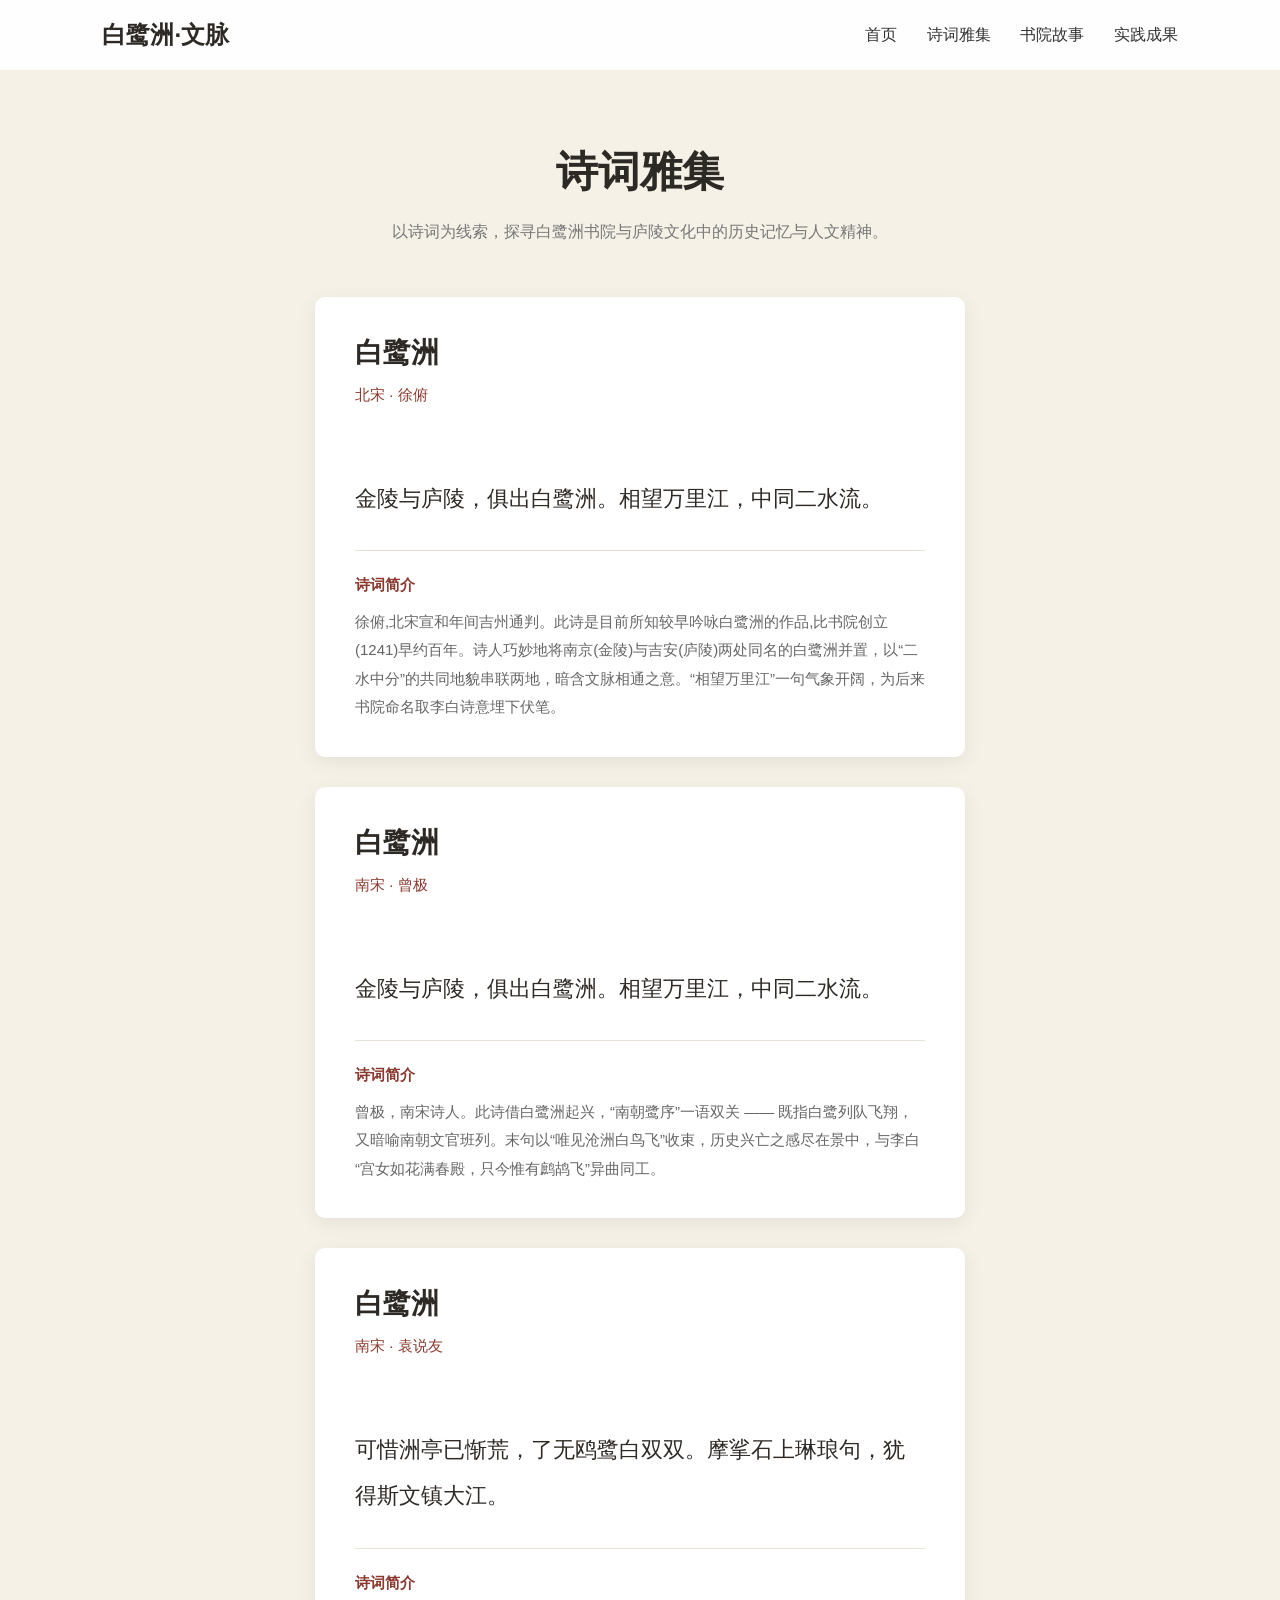
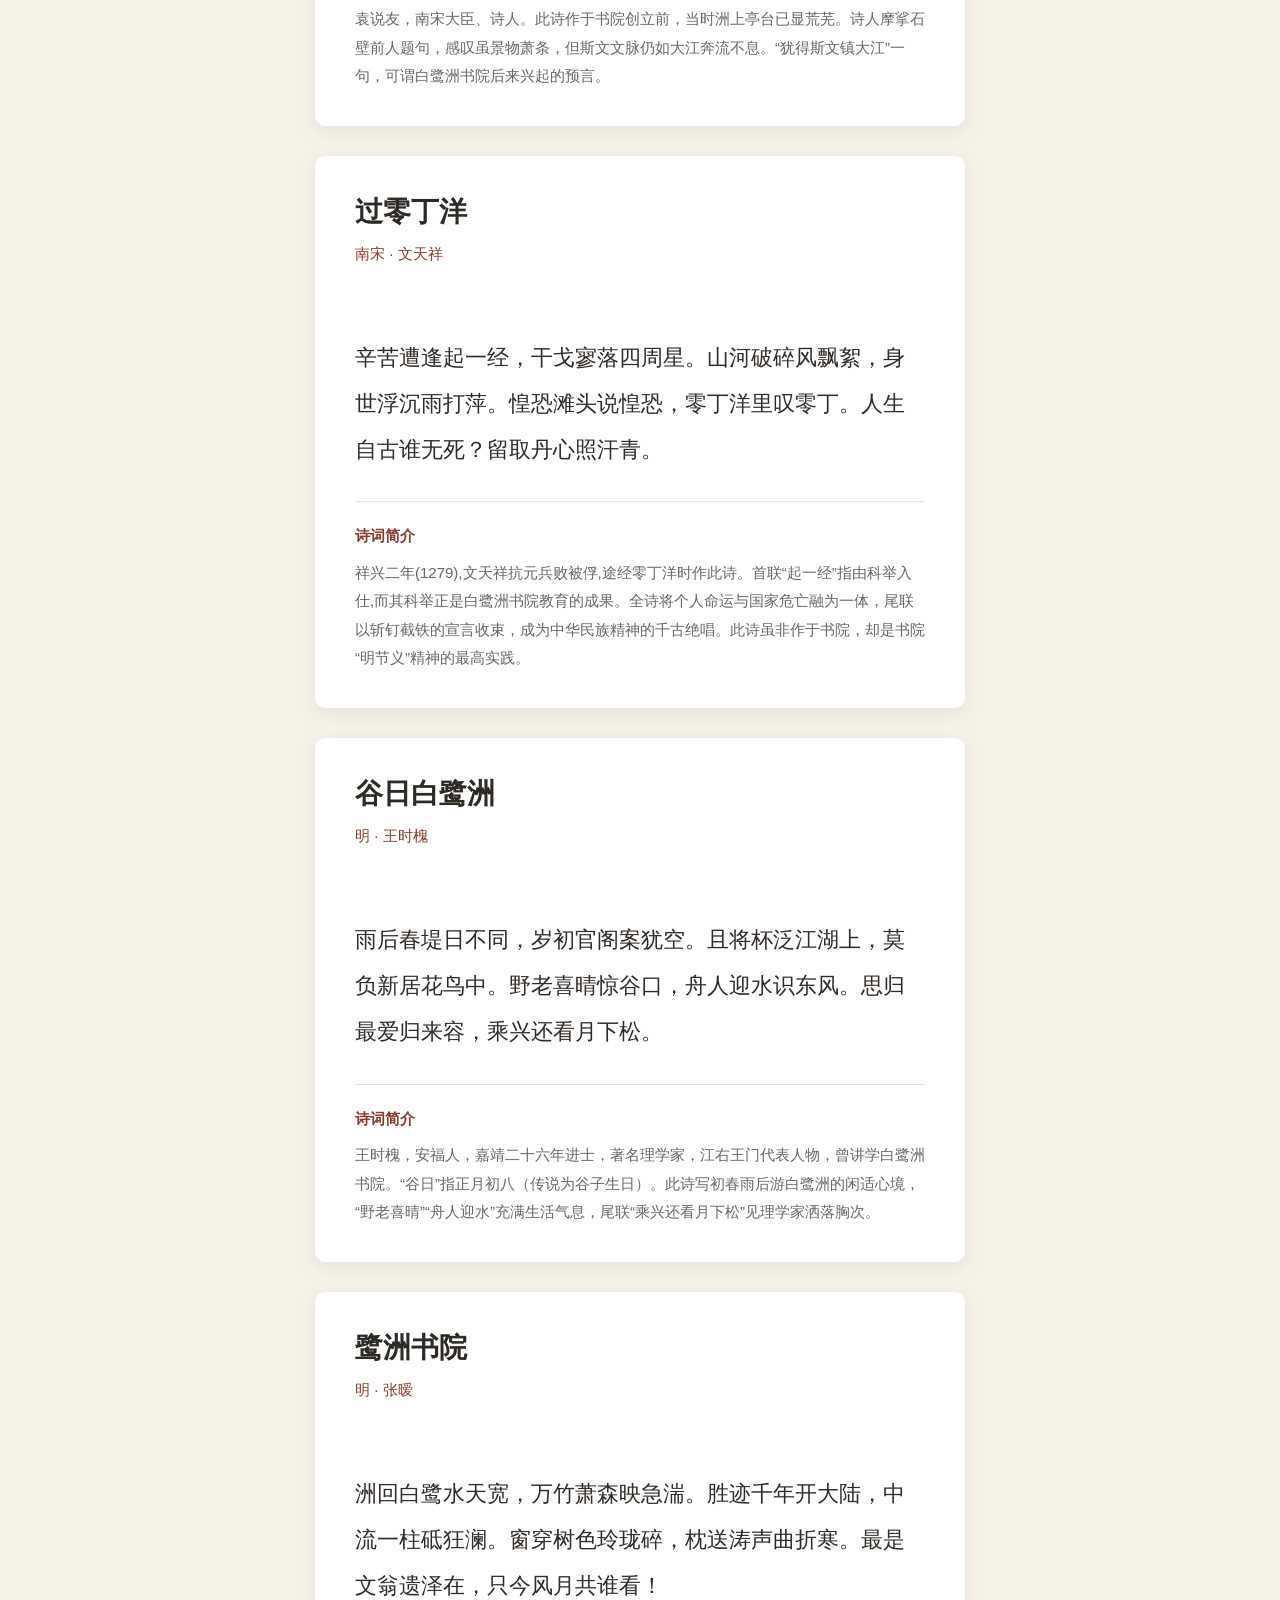
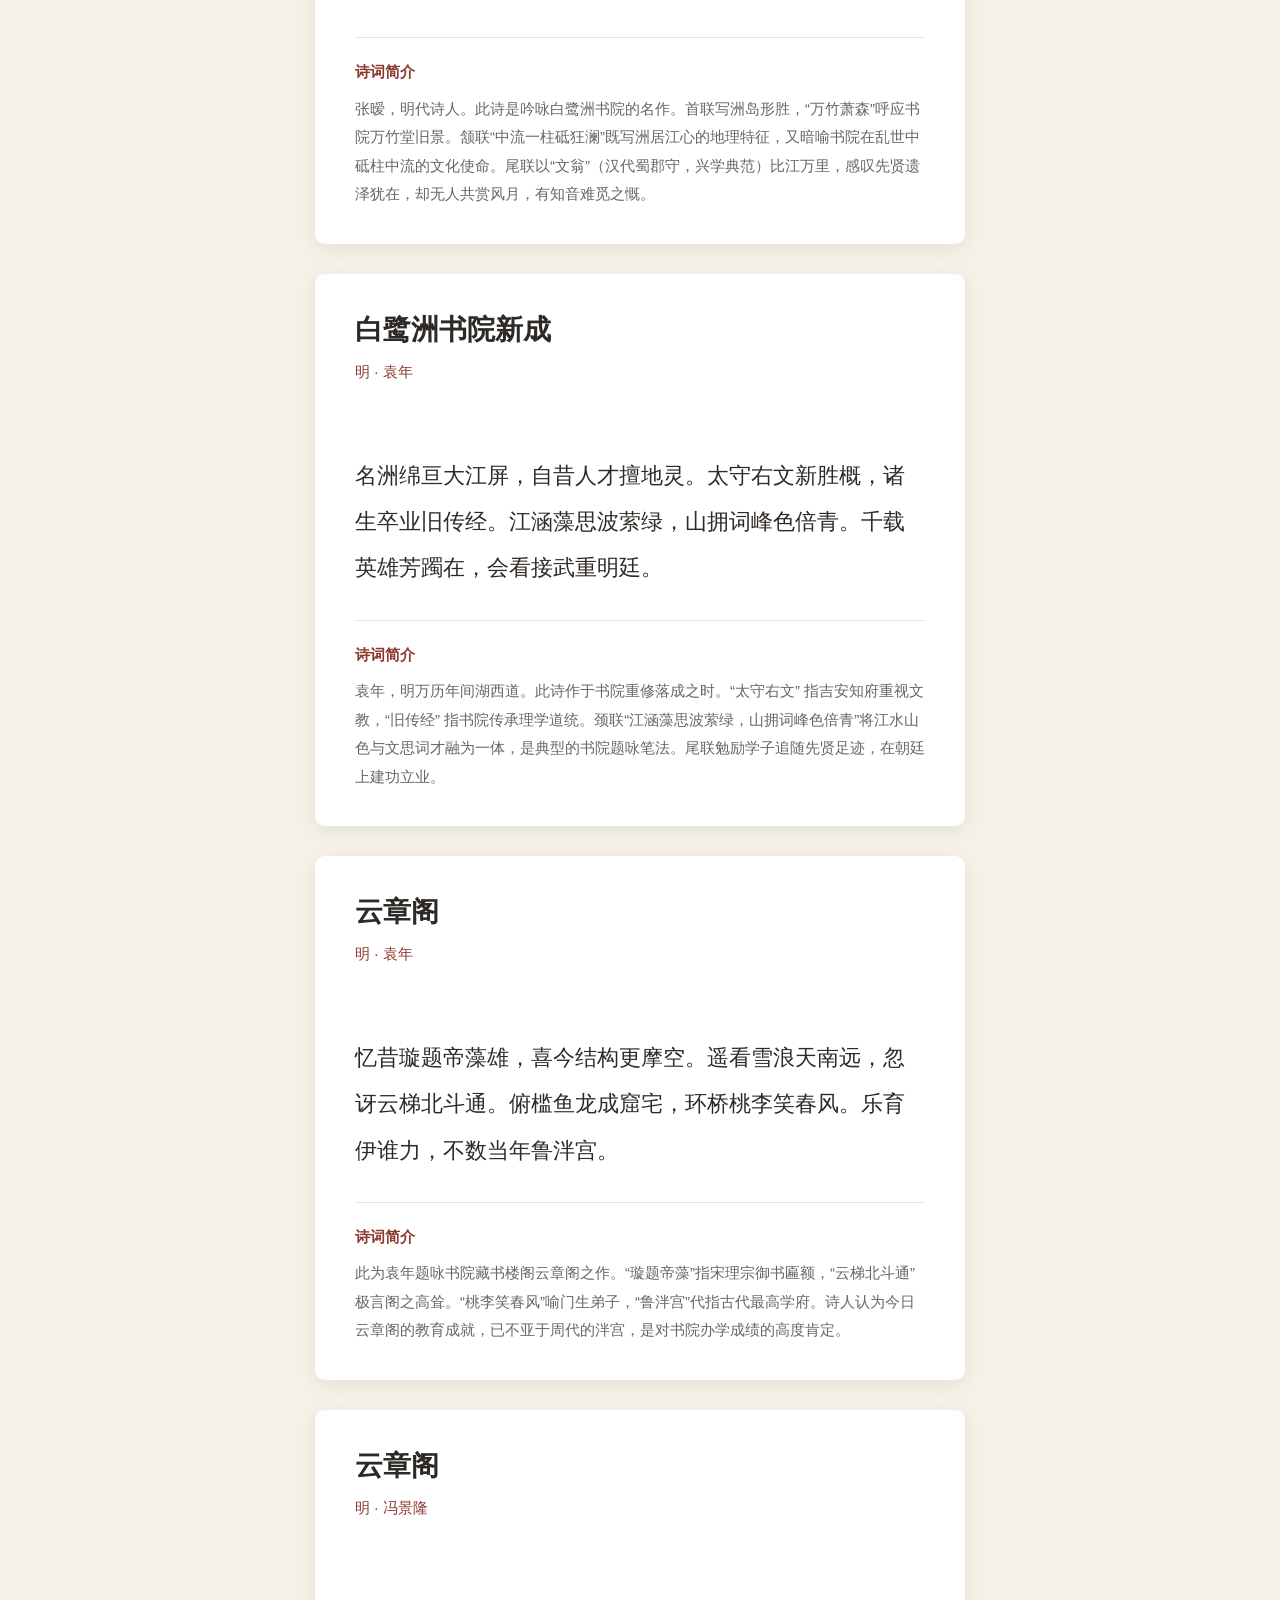
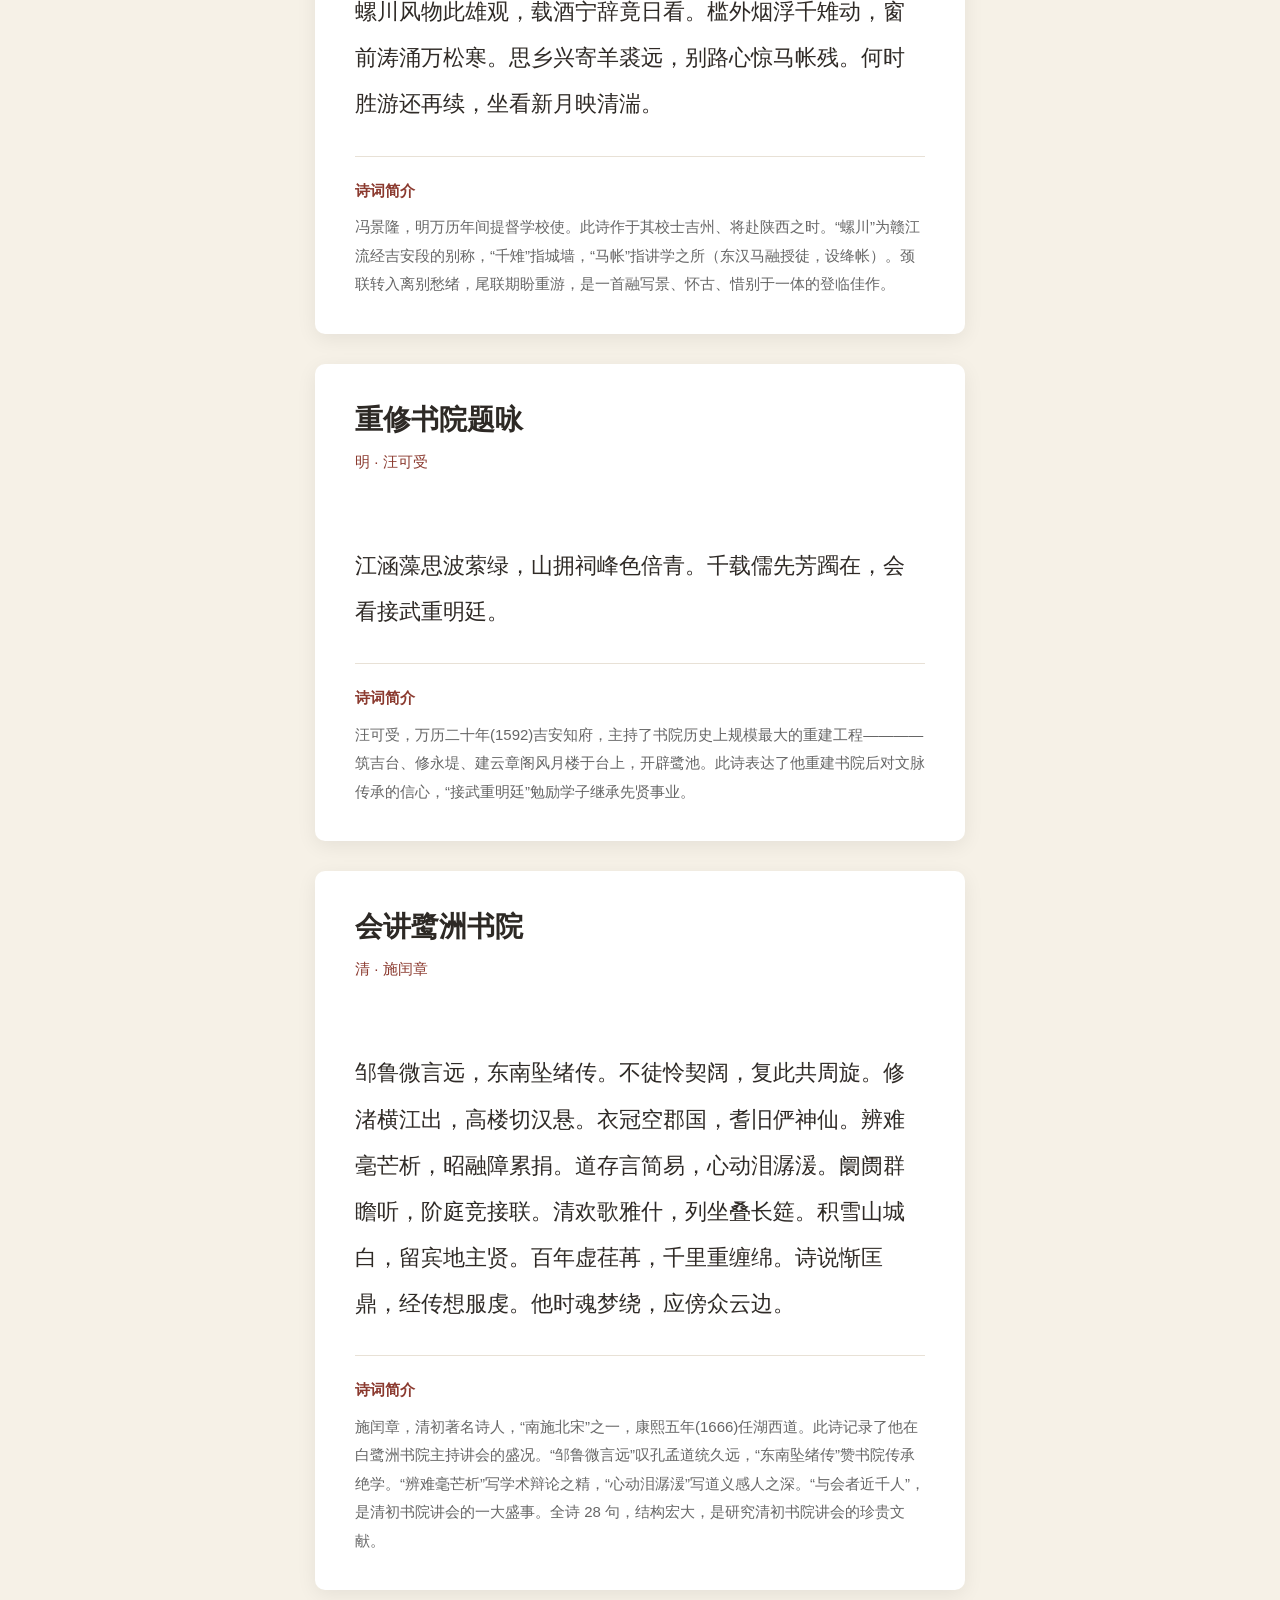
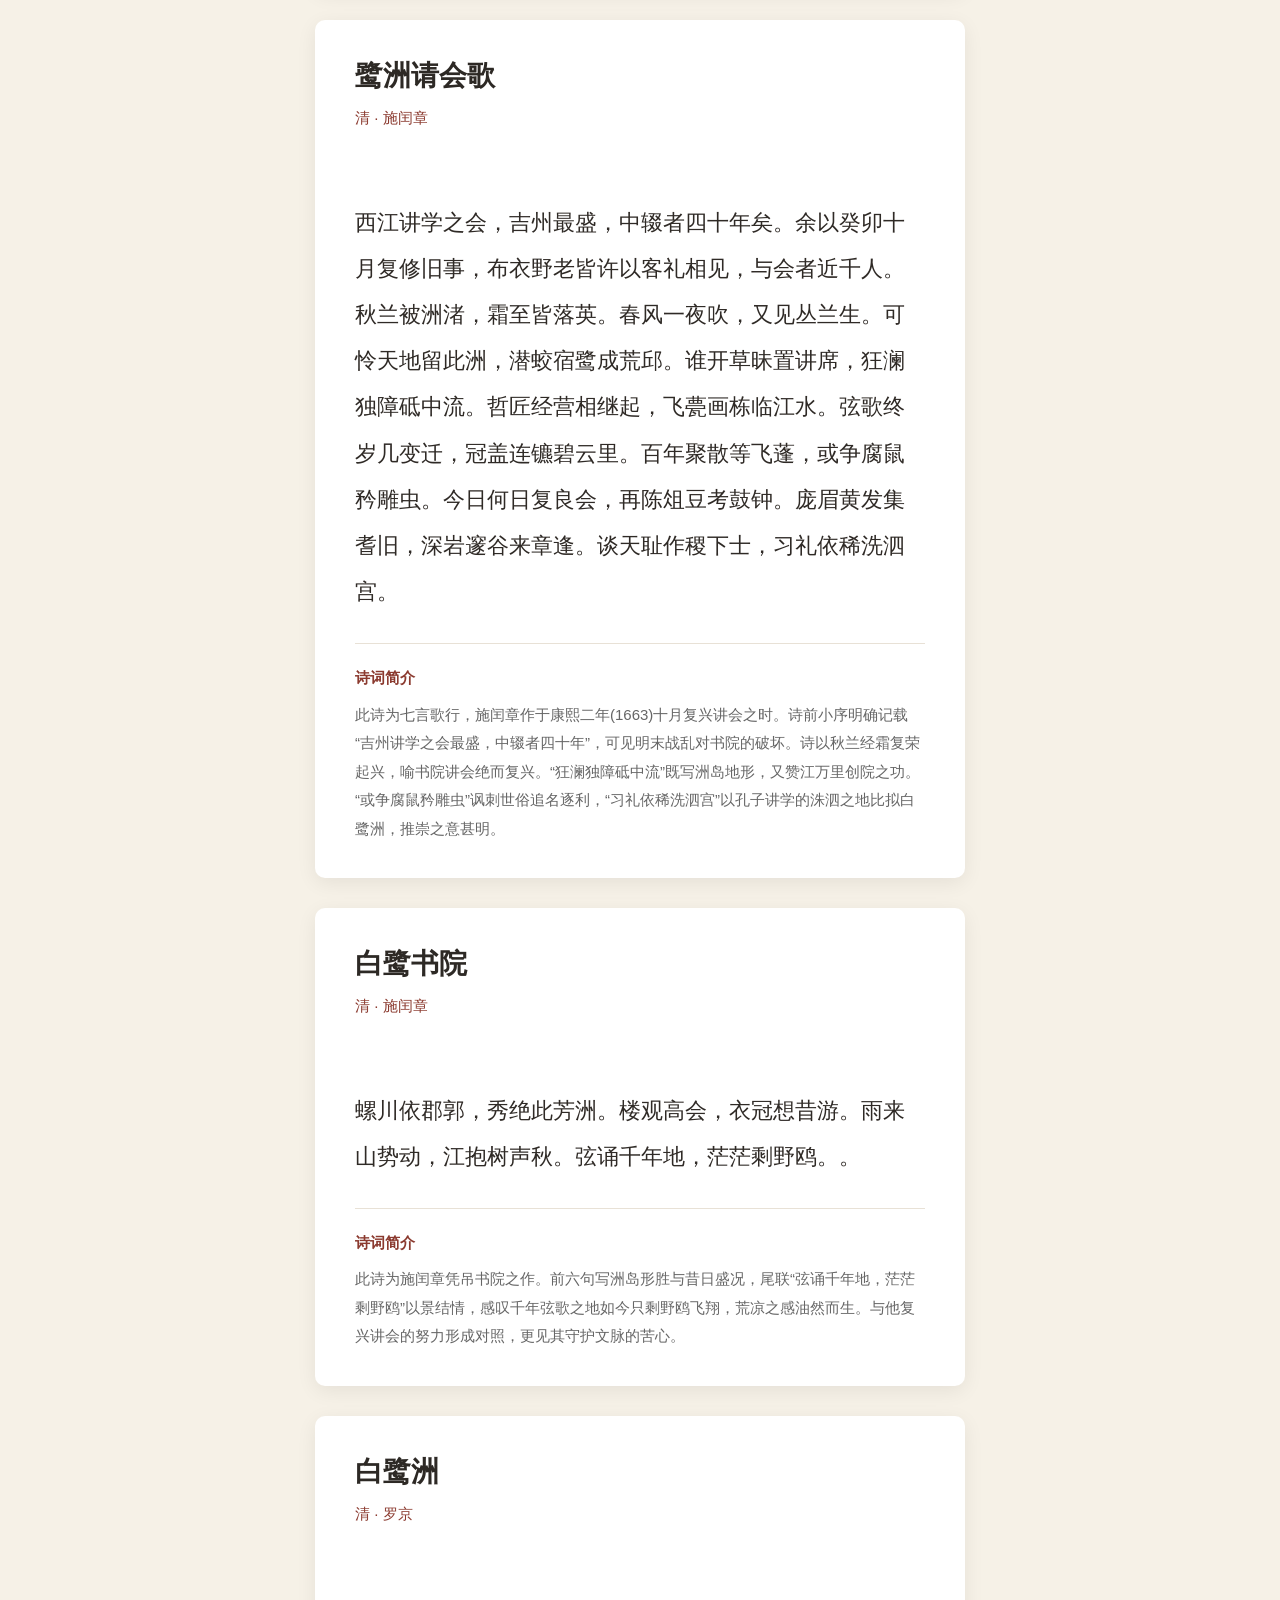
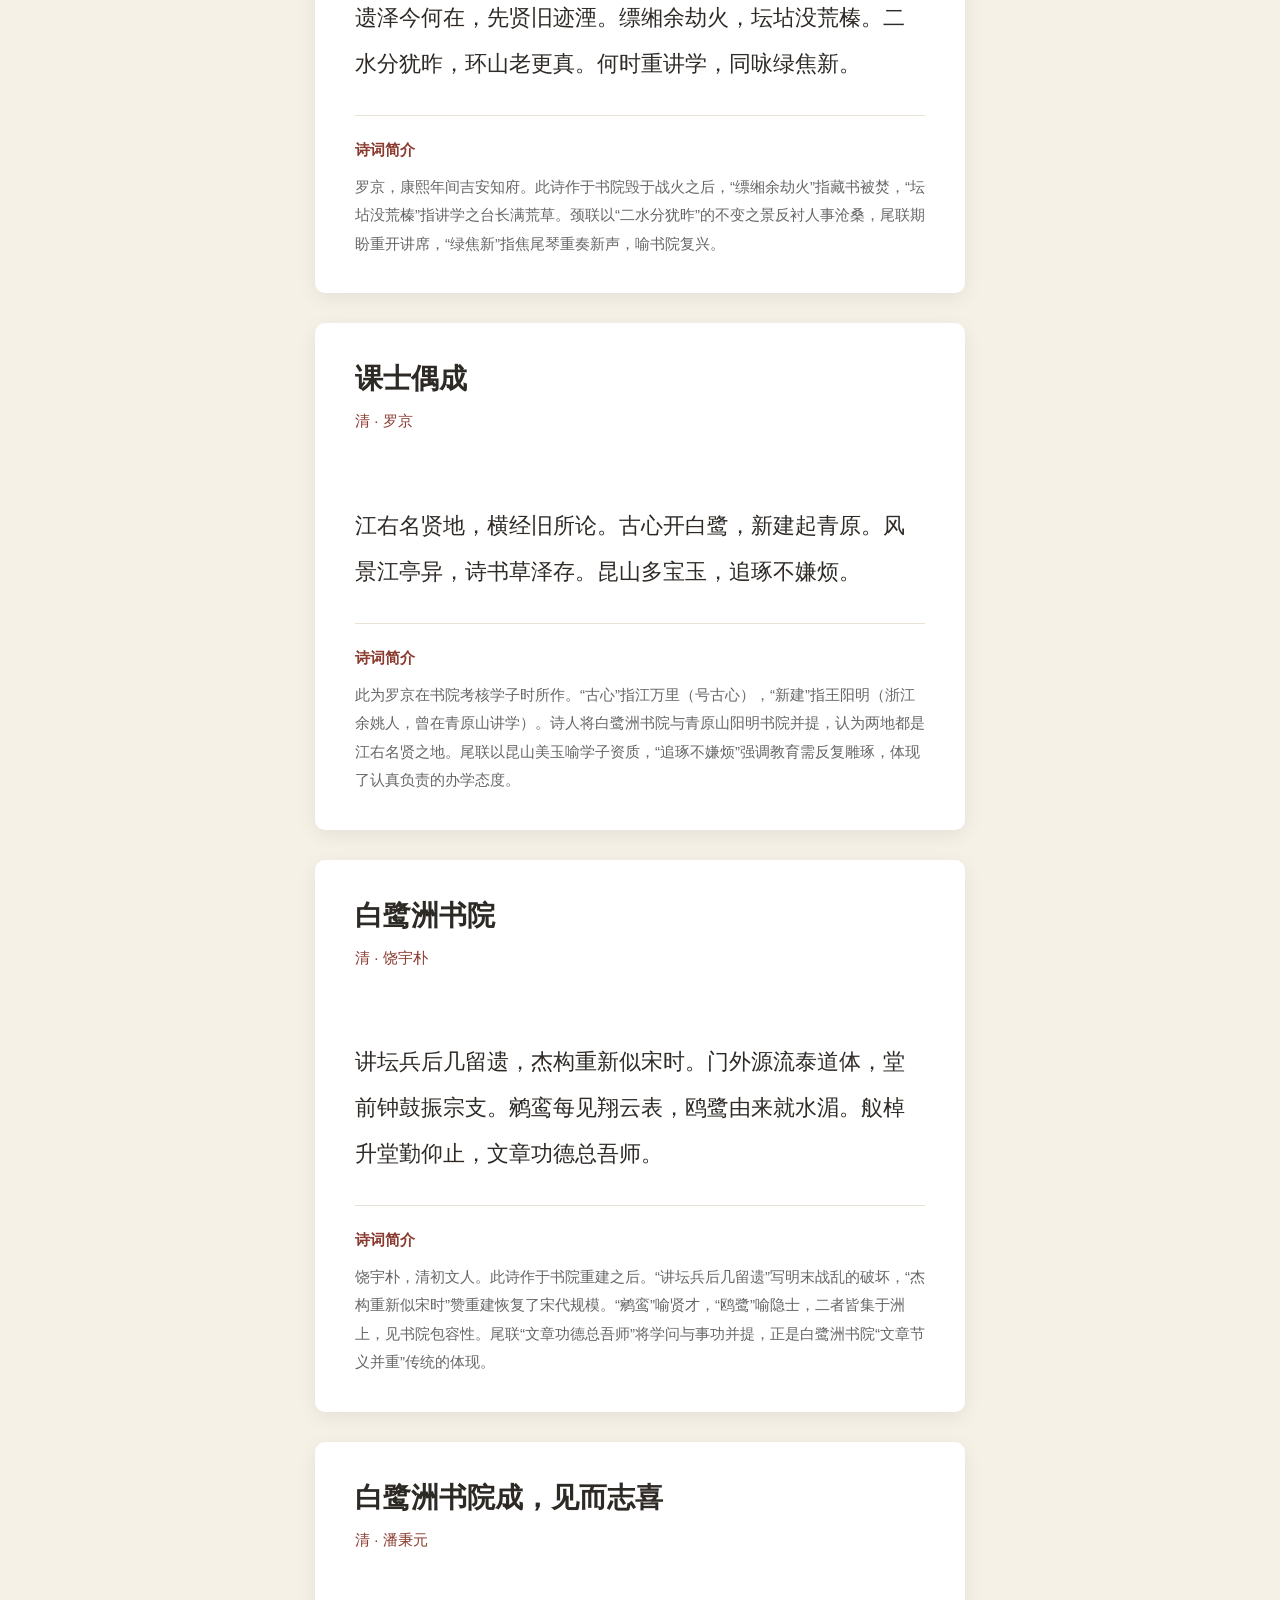
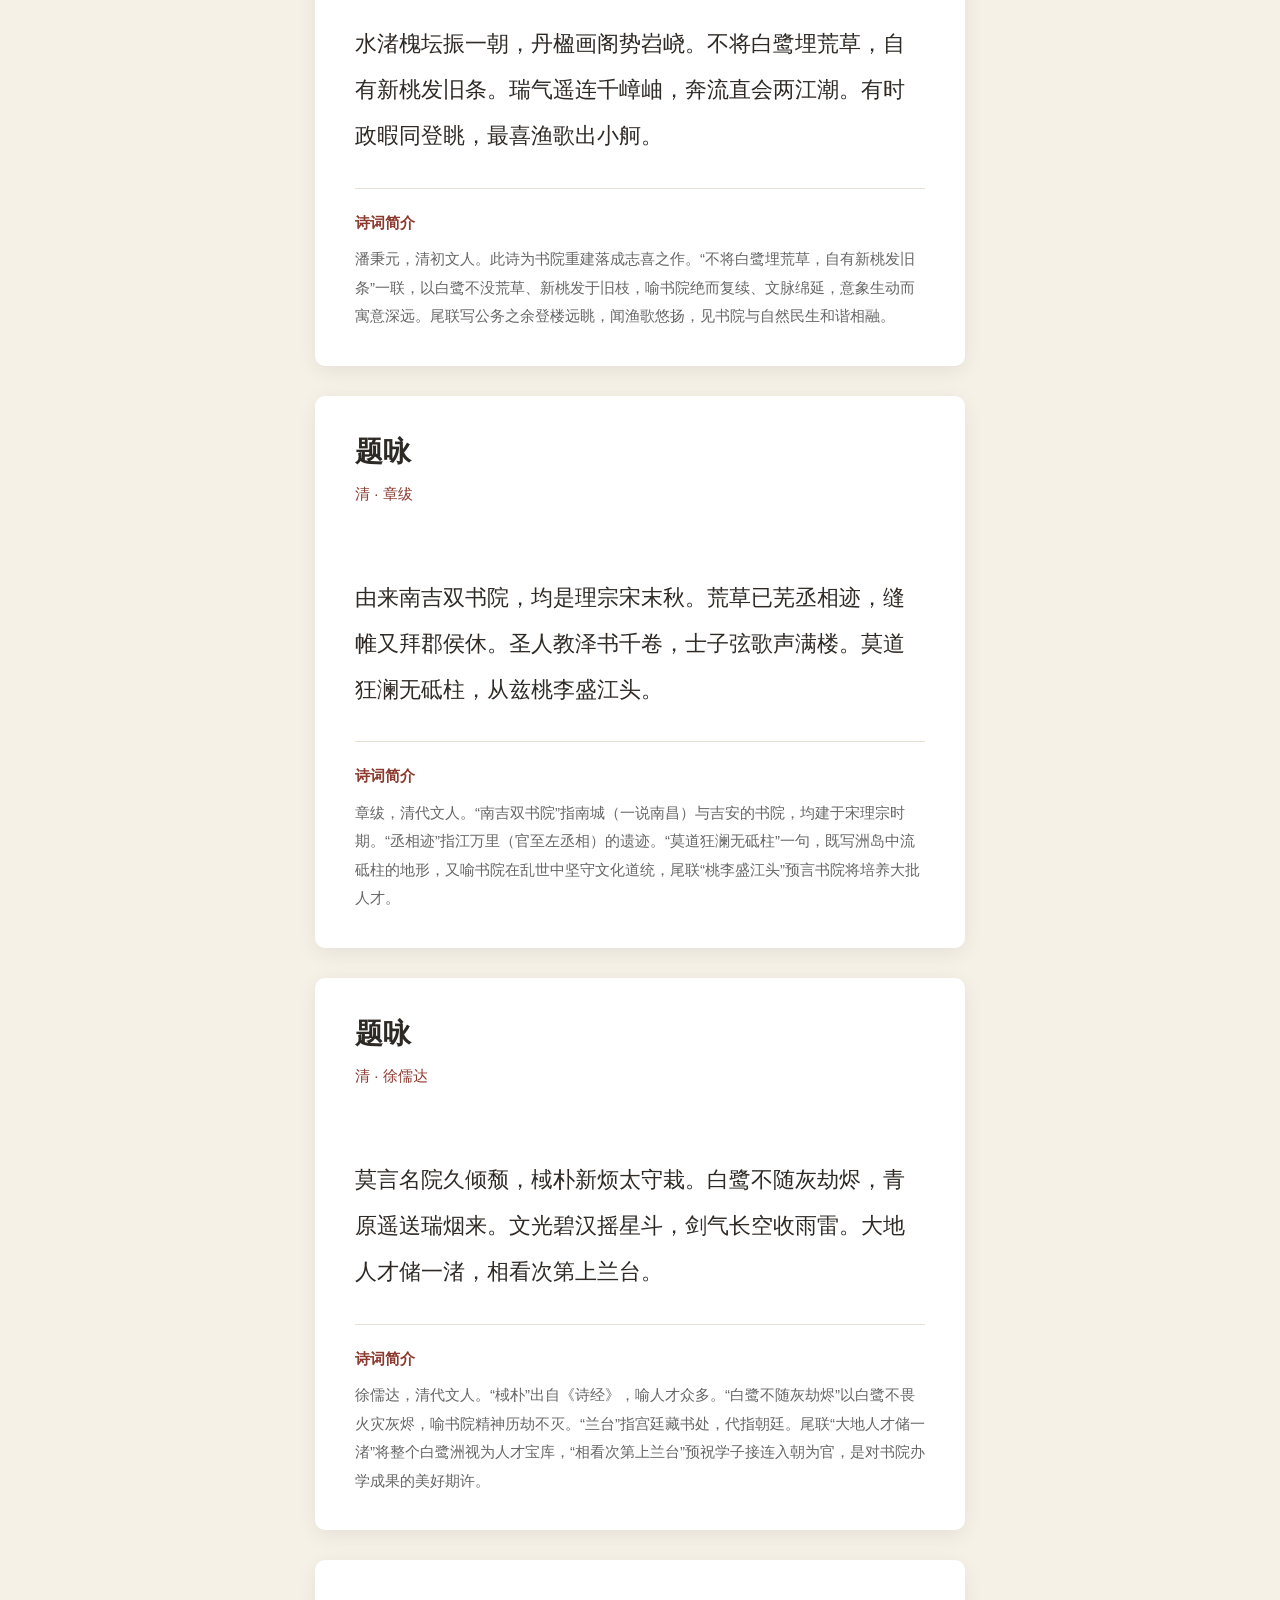
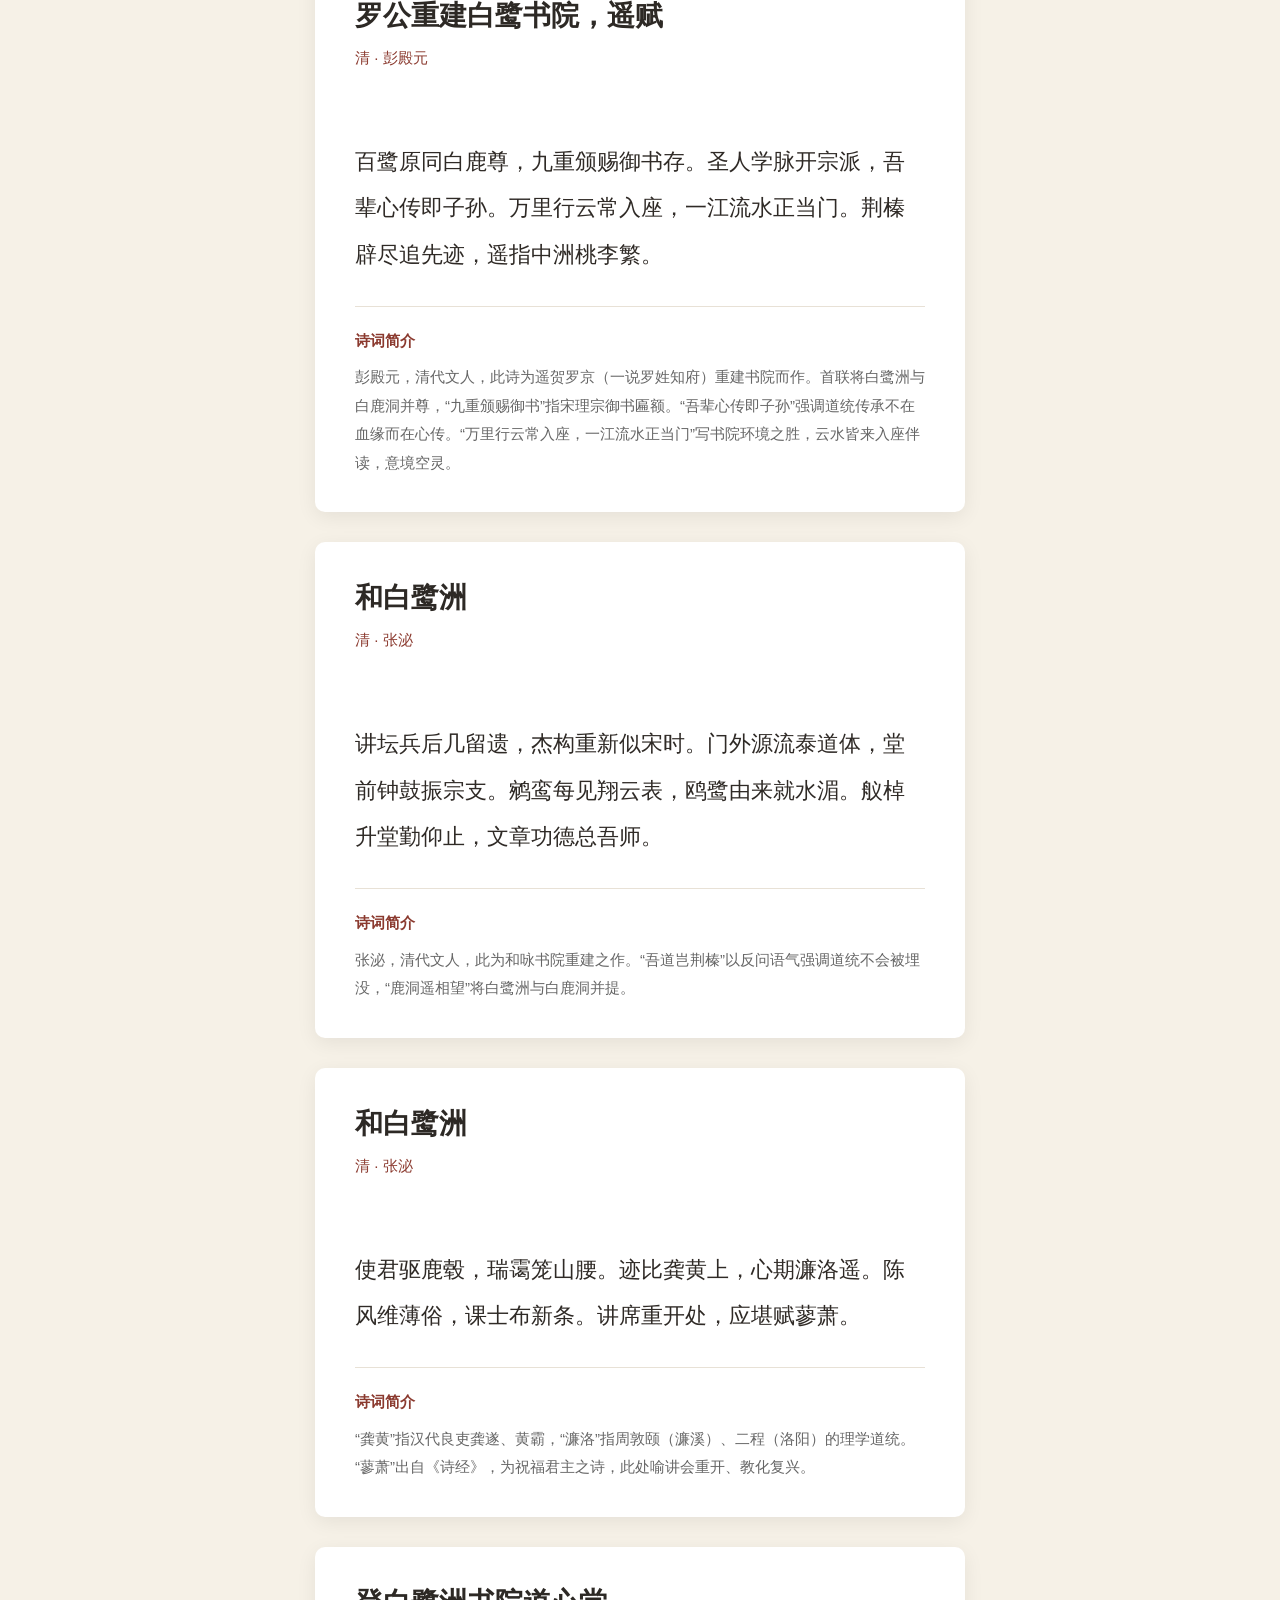
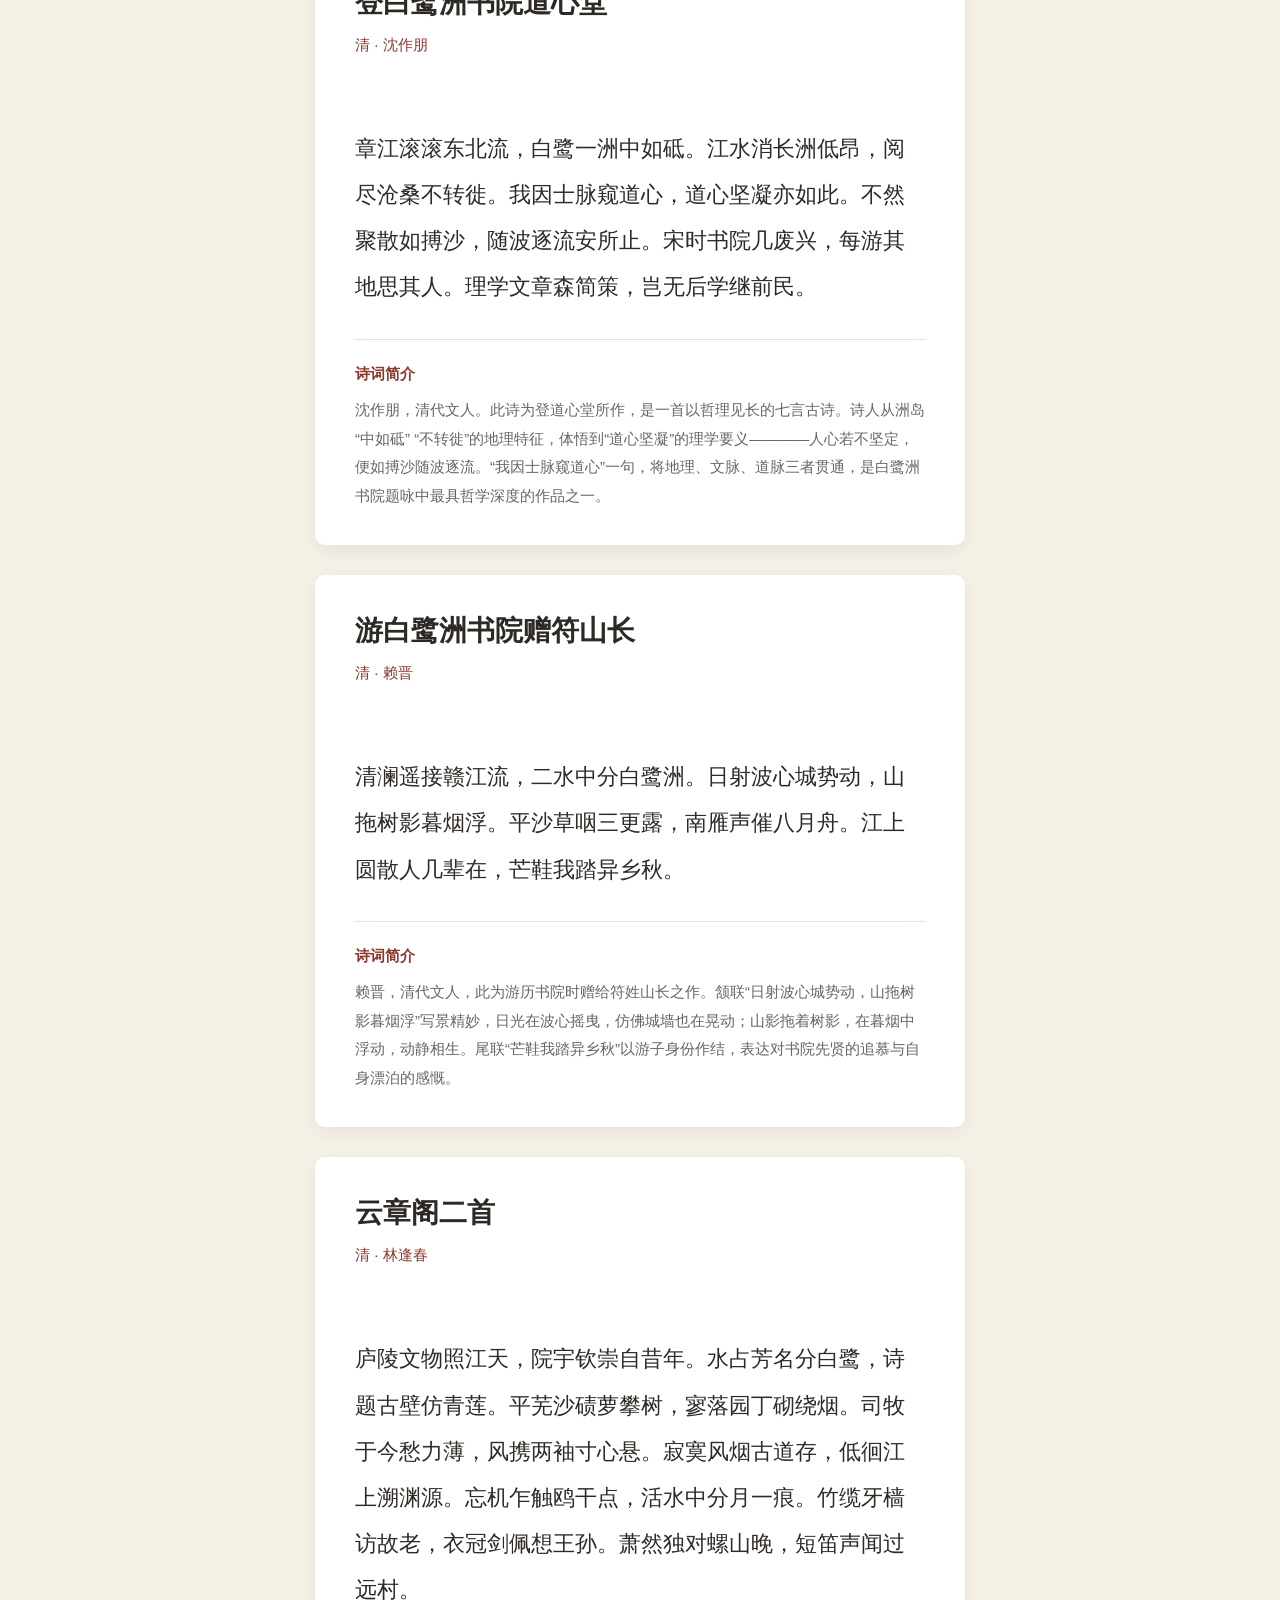
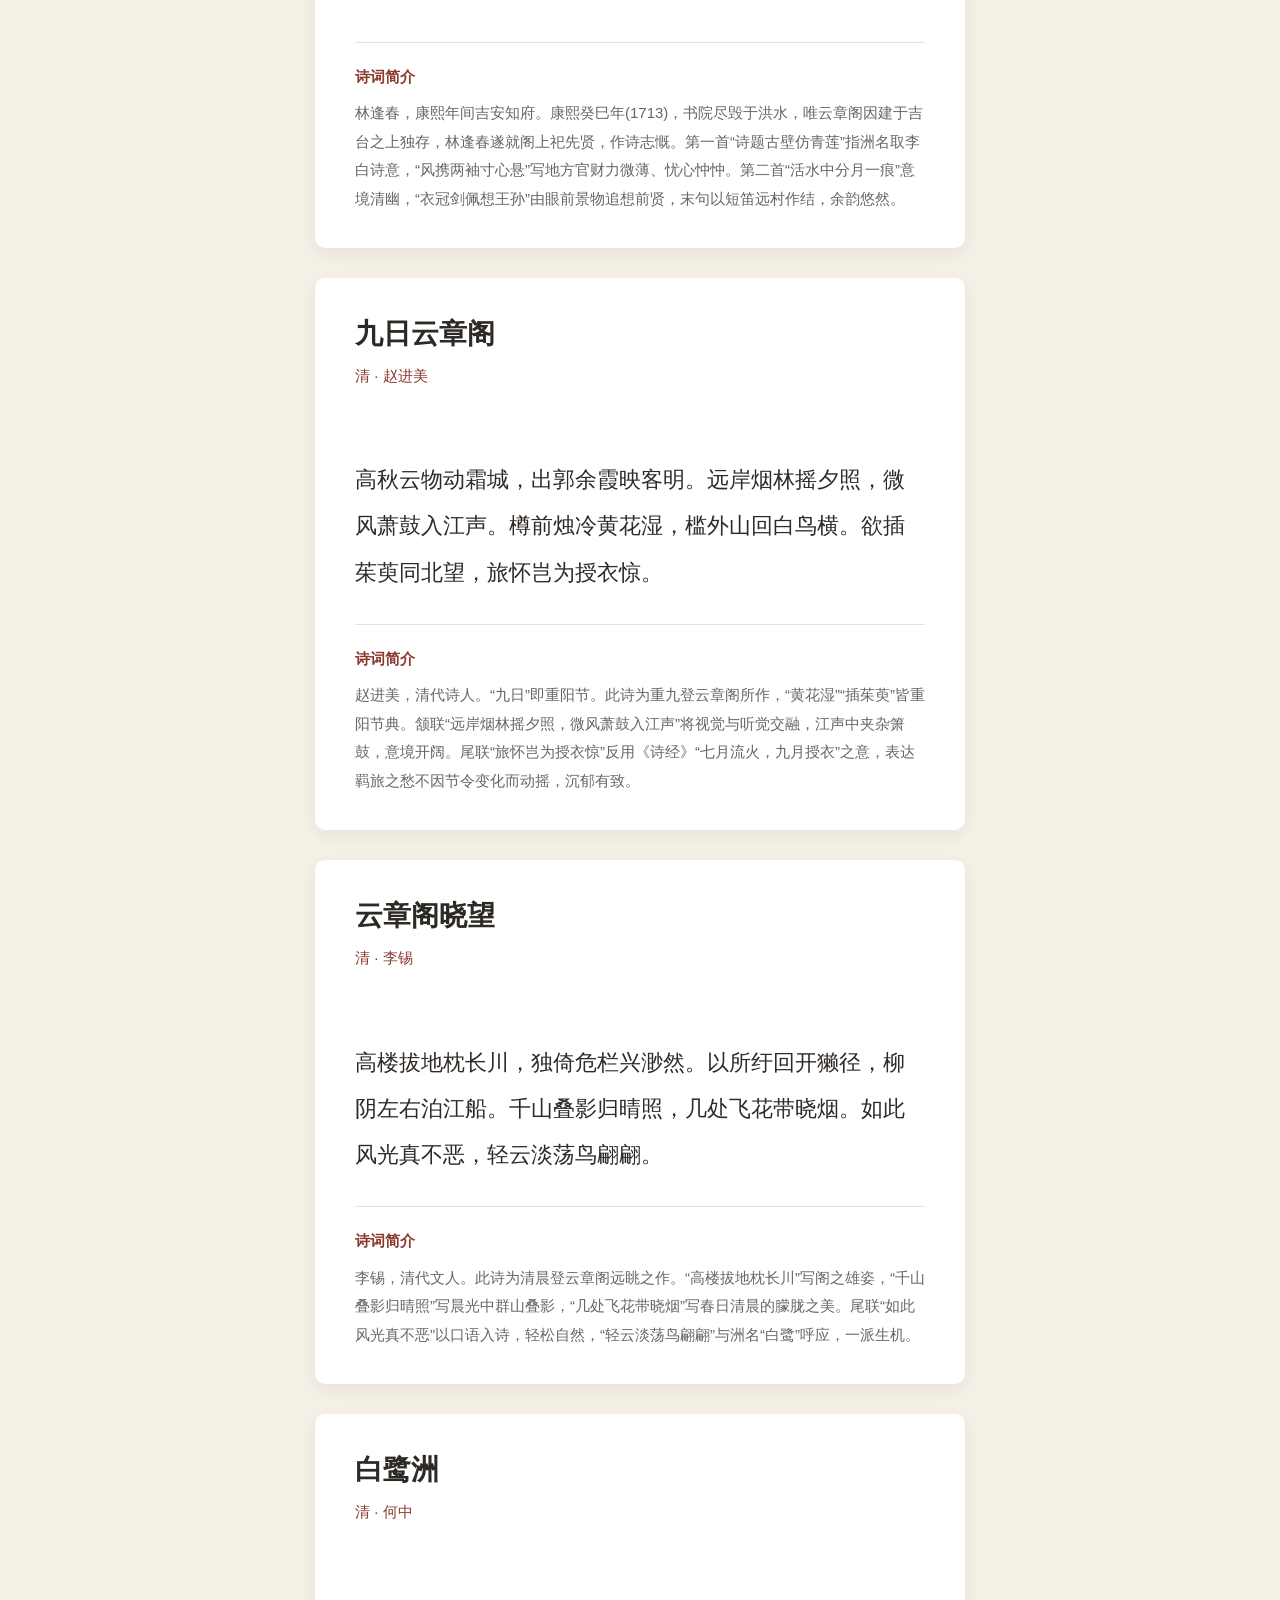
<file: poems.html>
<!DOCTYPE html>
<html lang="zh-CN">

<head>
    <meta charset="UTF-8">
    <meta name="viewport" content="width=device-width, initial-scale=1.0">

    <title>诗词雅集 | 白鹭洲·文脉</title>

    <link rel="stylesheet" href="css/style.css">

    <style>
        .poems-page {
            width: 100%;
            max-width: 700px;
            margin: 0 auto;
            padding: 70px 25px;
            box-sizing: border-box;
        }

        .poems-title {
            margin: 0;
            text-align: center;
            font-size: 42px;
            line-height: 1.5;
        }

        .poems-intro {
            max-width: 700px;
            margin: 15px auto 50px;
            text-align: center;
            color: #777;
            line-height: 1.8;
        }

        /* 诗词列表 */
        .poem-list {
            display: flex;
            flex-direction: column;
            gap: 30px;
        }

        /* 单首诗词 */
        .poem-card {
            background: #fff;
            padding: 35px 40px;
            border-radius: 10px;
            box-shadow: 0 5px 20px rgba(0, 0, 0, 0.07);
            box-sizing: border-box;
        }

        /* 标题 */
        .poem-title {
            margin: 0 0 12px;
            font-size: 28px;
            line-height: 1.5;
        }

        /* 作者与朝代 */
        .poem-meta {
            margin-bottom: 25px;
            color: #8b3a2f;
            font-size: 15px;
        }

        /* 诗词正文 */
        .poem-content {
            margin: 0 0 28px;
            white-space: pre-line;
            font-family: "STKaiti", "KaiTi", "楷体", serif;
            font-size: 22px;
            line-height: 2.1;
            color: #2f2a26;
        }

        /* 简介 */
        .poem-introduction {
            margin: 0;
            padding-top: 20px;
            border-top: 1px solid #e8e1d6;
            color: #666;
            font-size: 15px;
            line-height: 1.9;
        }

        .poem-introduction-label {
            display: block;
            margin-bottom: 8px;
            color: #8b3a2f;
            font-weight: bold;
        }

        /* 加载失败 */
        .poem-message {
            text-align: center;
            padding: 40px 20px;
            color: #777;
        }

        /* 手机端 */
        @media (max-width: 600px) {

            .poems-page {
                padding: 45px 18px;
            }

            .poems-title {
                font-size: 32px;
            }

            .poem-card {
                padding: 25px 20px;
            }

            .poem-title {
                font-size: 24px;
            }

            .poem-content {
                font-size: 19px;
            }
        }
    </style>
</head>

<body>

<header>

    <div class="logo">
        白鹭洲·文脉
    </div>

    <nav>
        <a href="index.html">首页</a>
        <a href="poems.html">诗词雅集</a>
        <a href="stories.html">书院故事</a>
        <a href="practice.html">实践成果</a>
    </nav>

</header>


<main class="poems-page">

    <h1 class="poems-title">
        诗词雅集
    </h1>

    <p class="poems-intro">
        以诗词为线索，探寻白鹭洲书院与庐陵文化中的历史记忆与人文精神。
    </p>

    <section
        id="poem-list"
        class="poem-list">

        <div class="poem-message">
            正在加载诗词……
        </div>

    </section>

</main>


<script src="js/poems.js"></script>

</body>
</html>
</file>
<file: css/style.css>
* {
    margin: 0;
    padding: 0;
    box-sizing: border-box;
}

body {
    font-family:
        "Microsoft YaHei",
        sans-serif;

    background: #f6f1e7;
    color: #2d2925;
}

header {
    height: 70px;

    display: flex;
    align-items: center;
    justify-content: space-between;

    padding: 0 8%;

    background: rgba(255,255,255,0.95);
}

.logo {
    font-size: 24px;
    font-weight: bold;
}

nav a {
    margin-left: 25px;
    text-decoration: none;
    color: #333;
}

.hero {
    height: 80vh;

    background:
        linear-gradient(
            rgba(0,0,0,0.25),
            rgba(0,0,0,0.45)
        ),
        url("../images/cover.jpg");

    background-size: cover;
    background-position: center;

    display: flex;
    align-items: center;
    justify-content: center;

    text-align: center;

    color: white;
}

.hero-content h1 {
    font-size: 64px;
}

.hero-content p {
    font-size: 28px;
    margin: 20px;
}

.hero-content button {
    margin-top: 30px;

    padding: 12px 30px;

    border: none;
    border-radius: 4px;

    background: #8b3a2f;
    color: white;

    cursor: pointer;
}
</file>
